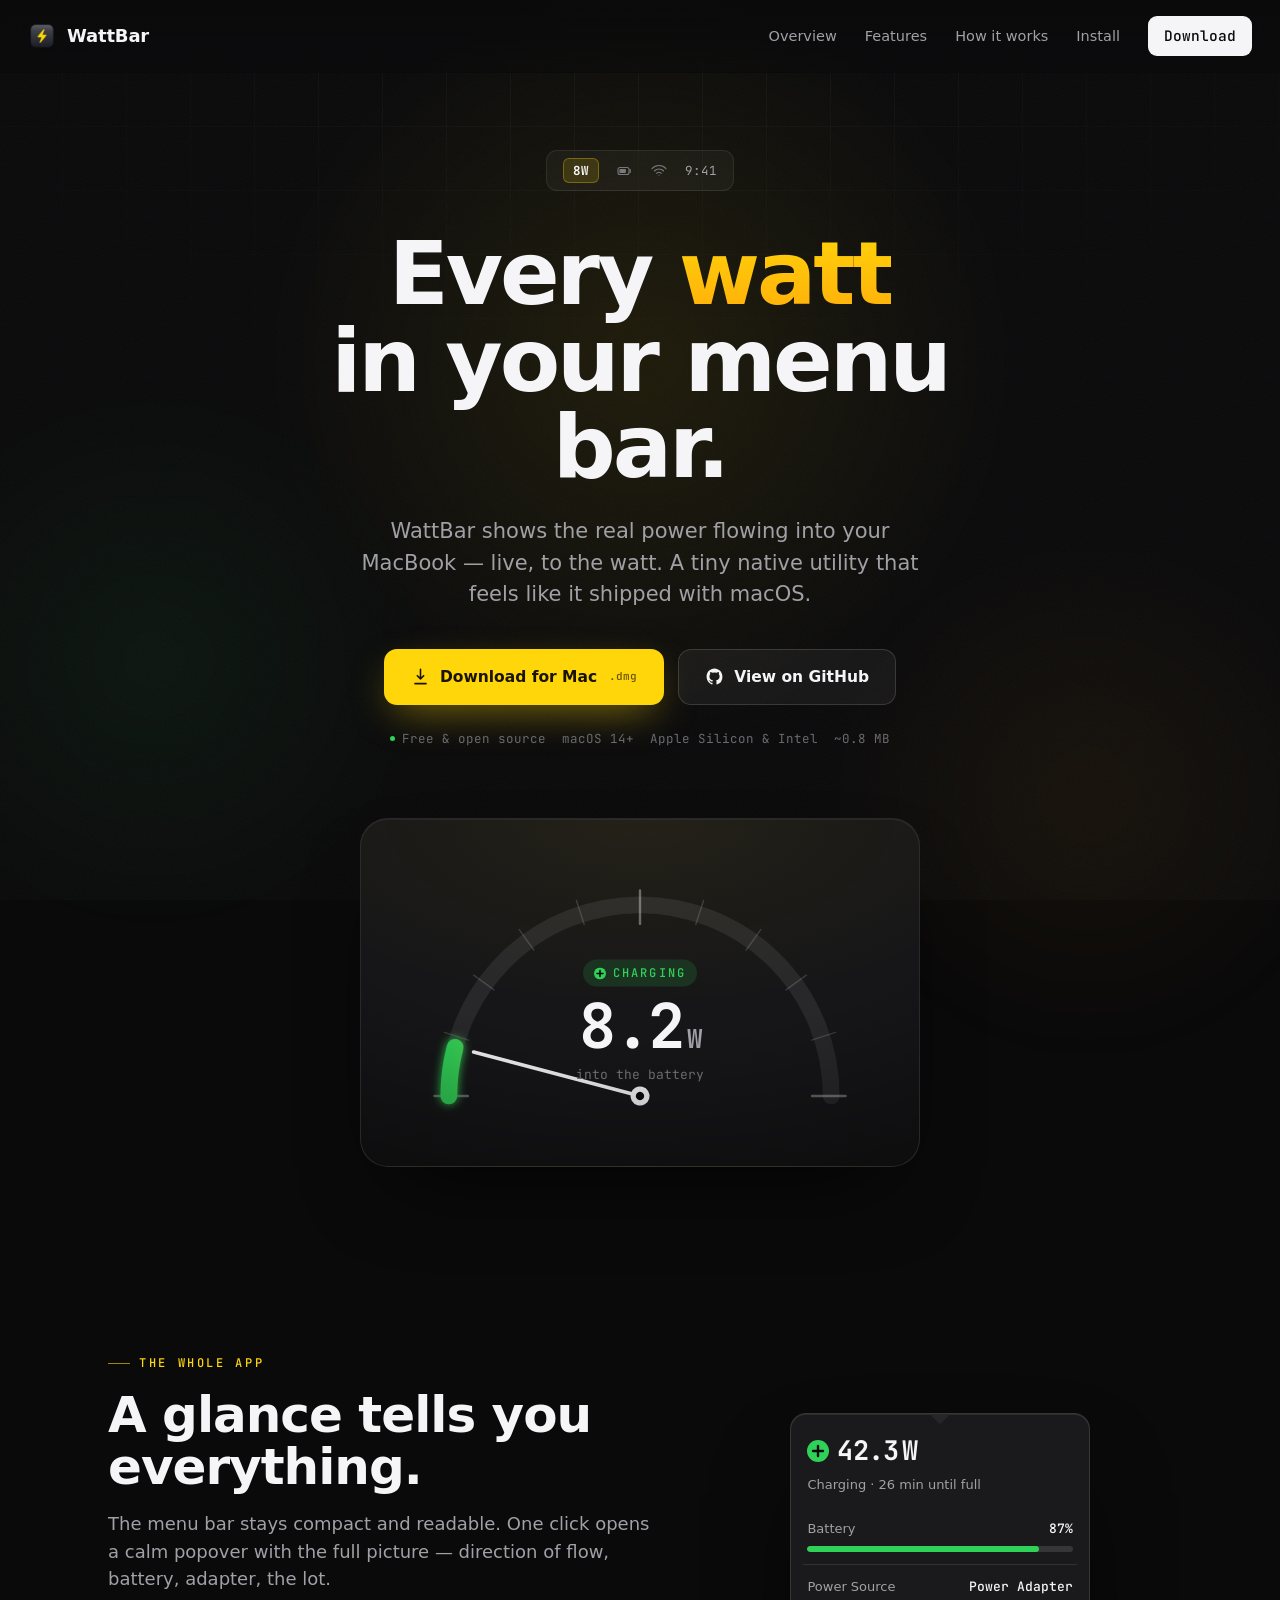
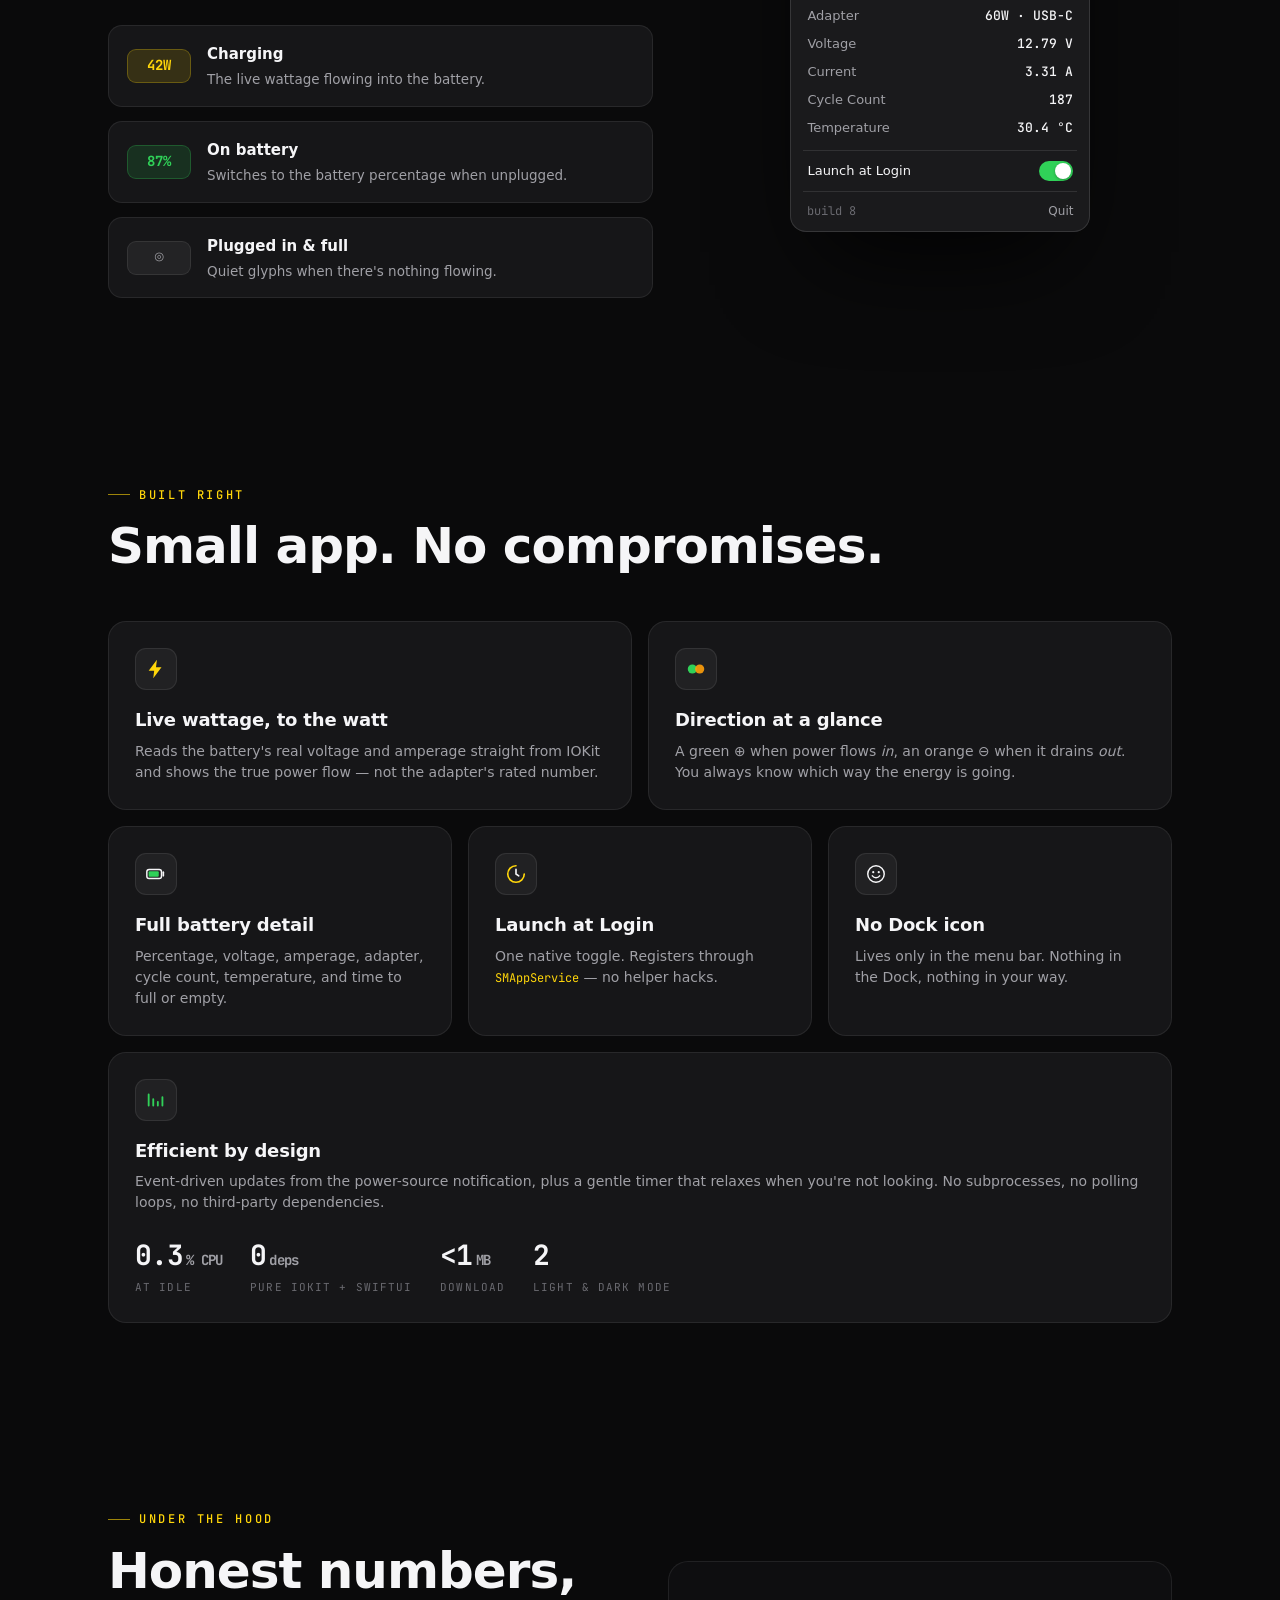
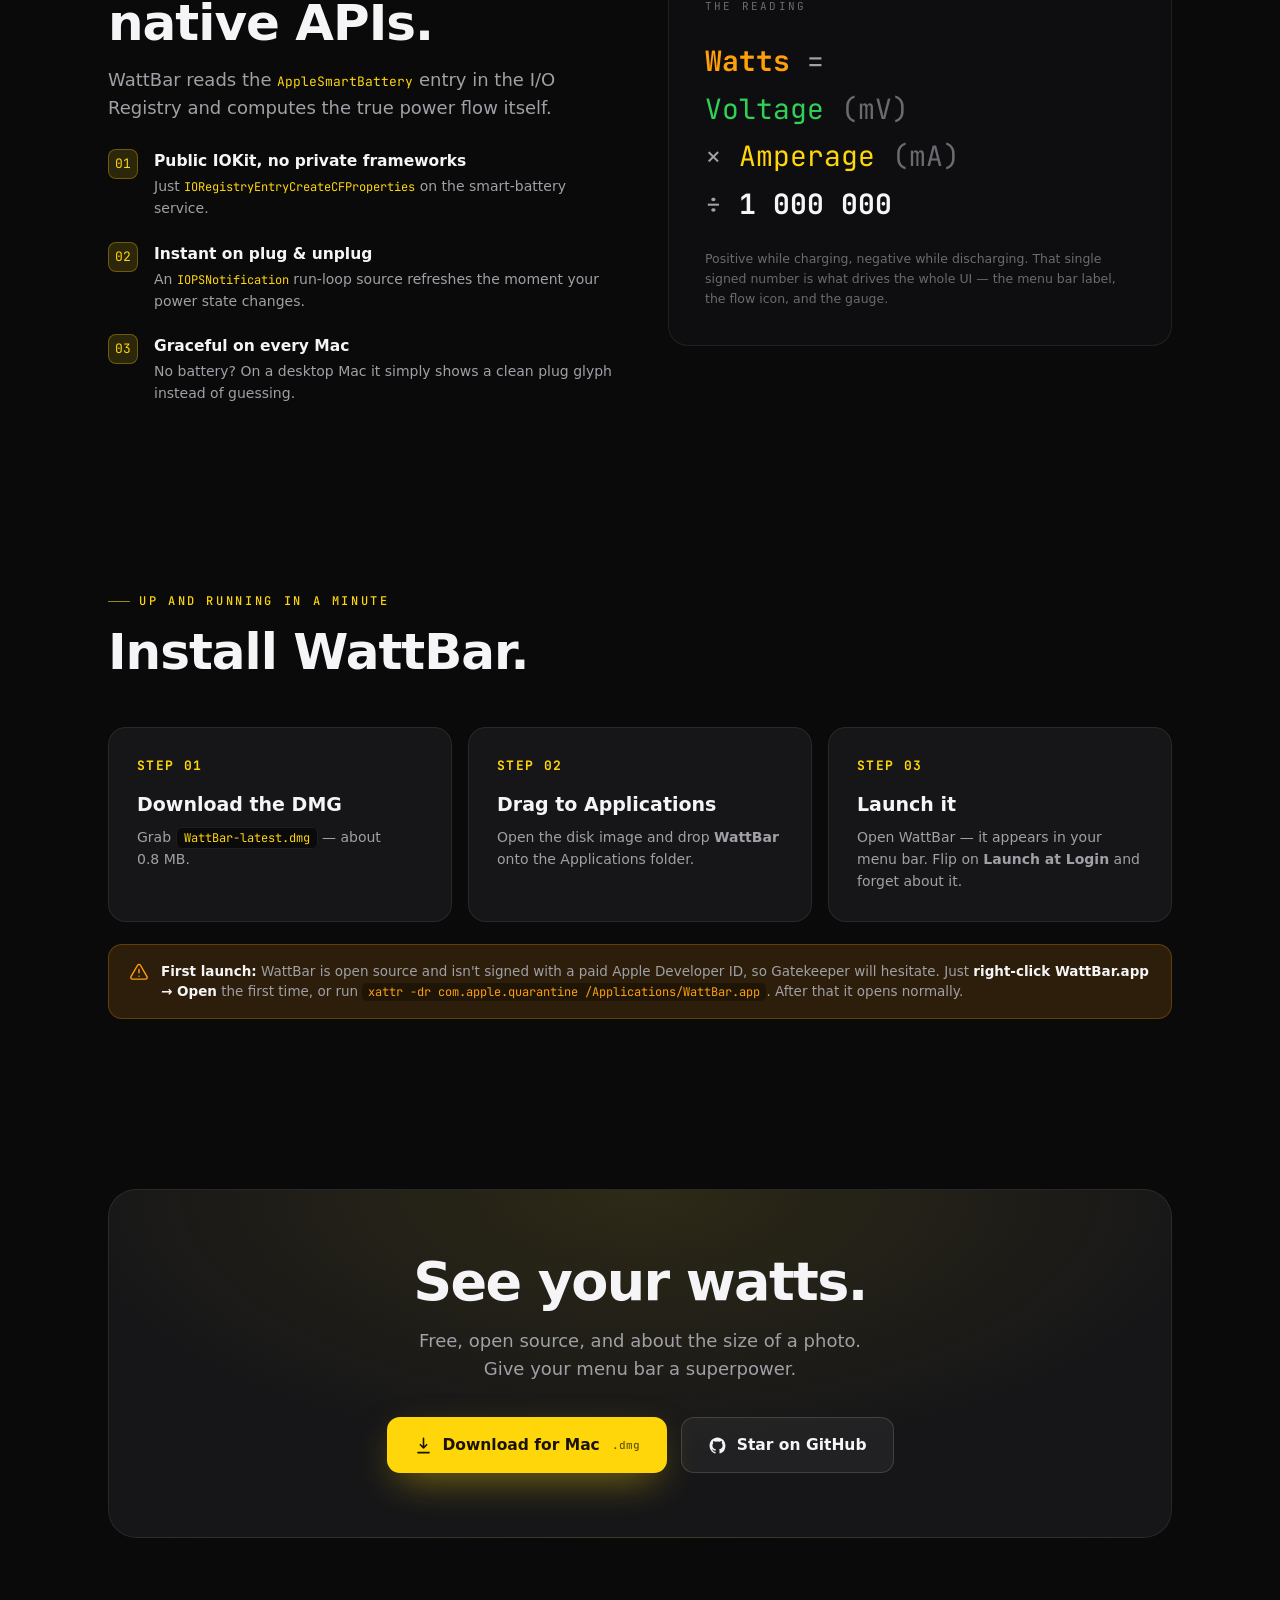
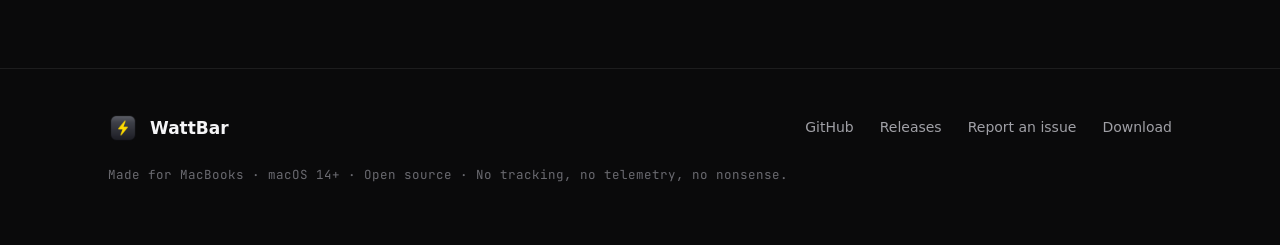
<file: docs/index.html>
<!DOCTYPE html>
<html lang="en">
<head>
<meta charset="UTF-8" />
<meta name="viewport" content="width=device-width, initial-scale=1.0" />
<title>WattBar — see your MacBook's charging power, live in the menu bar</title>
<meta name="description" content="WattBar is a minimal, native macOS menu bar app that shows your MacBook's live charging wattage. Free, open source, no Dock icon, near-zero CPU." />
<meta property="og:title" content="WattBar — live charging wattage in your menu bar" />
<meta property="og:description" content="A minimal, native macOS menu bar app that shows your MacBook's live charging power in watts." />
<meta property="og:type" content="website" />
<meta property="og:url" content="https://wattbar.pm7.dev/" />
<meta property="og:image" content="https://wattbar.pm7.dev/assets/wattbar-icon-512.png" />
<meta name="theme-color" content="#0a0a0b" />
<link rel="canonical" href="https://wattbar.pm7.dev/" />
<link rel="icon" type="image/png" href="assets/wattbar-icon-512.png" />
<link rel="apple-touch-icon" href="assets/wattbar-icon-512.png" />
<link rel="stylesheet" href="styles.css" />
</head>
<body>

<div class="bg-layers">
  <div class="bg-grid"></div>
  <div class="bg-glow"></div>
  <div class="bg-glow green"></div>
  <div class="bg-glow orange"></div>
  <div class="bg-grain"></div>
</div>

<!-- NAV -->
<nav class="nav" id="nav">
  <a class="nav-brand" href="#top" style="text-decoration:none;color:inherit">
    <img src="assets/wattbar-icon.png" alt="WattBar icon" />
    WattBar
  </a>
  <div class="nav-links">
    <a href="#showcase">Overview</a>
    <a href="#features">Features</a>
    <a href="#how">How it works</a>
    <a href="#install">Install</a>
    <a class="nav-cta" href="https://github.com/patrickmast/macOS-WattBar/releases/latest/download/WattBar-latest.dmg">Download</a>
  </div>
</nav>

<!-- HERO -->
<header class="hero" id="top">
  <div class="wrap">

    <div class="menubar-mock reveal in">
      <span class="mb-watt" id="mbWatt">42W</span>
      <!-- faux system icons -->
      <svg width="16" height="14" viewBox="0 0 16 14" fill="none"><rect x="1" y="3.5" width="11" height="7" rx="2" stroke="currentColor" stroke-width="1.1"/><rect x="2.4" y="5" width="6.5" height="4" rx="0.8" fill="currentColor"/><path d="M13.2 5.5v3" stroke="currentColor" stroke-width="1.1" stroke-linecap="round"/></svg>
      <svg width="16" height="14" viewBox="0 0 16 14" fill="none"><path d="M8 11.2 8 11.2M3.4 7a6.4 6.4 0 0 1 9.2 0M1 4.6a9.6 9.6 0 0 1 14 0M5.7 9.3a3.2 3.2 0 0 1 4.6 0" stroke="currentColor" stroke-width="1.1" stroke-linecap="round"/></svg>
      <span style="font-variant-numeric:tabular-nums">9:41</span>
    </div>

    <h1 class="reveal in" data-d="1">
      Every <span class="glow-word">watt</span><br />in your menu bar.
    </h1>
    <p class="hero-sub reveal in" data-d="2">
      WattBar shows the real power flowing into your MacBook — live, to the watt.
      A tiny native utility that feels like it shipped with macOS.
    </p>

    <div class="hero-cta reveal in" data-d="3">
      <a class="btn btn-primary" href="https://github.com/patrickmast/macOS-WattBar/releases/latest/download/WattBar-latest.dmg">
        <svg viewBox="0 0 24 24" fill="none"><path d="M12 3v12m0 0 4-4m-4 4-4-4M5 21h14" stroke="currentColor" stroke-width="2" stroke-linecap="round" stroke-linejoin="round"/></svg>
        Download for Mac <span class="dl-sub">.dmg</span>
      </a>
      <a class="btn btn-ghost" href="https://github.com/patrickmast/macOS-WattBar">
        <svg viewBox="0 0 24 24" fill="currentColor"><path d="M12 2C6.48 2 2 6.58 2 12.25c0 4.53 2.87 8.37 6.84 9.73.5.1.68-.22.68-.49 0-.24-.01-.88-.01-1.73-2.78.62-3.37-1.37-3.37-1.37-.45-1.18-1.11-1.5-1.11-1.5-.91-.64.07-.62.07-.62 1 .07 1.53 1.06 1.53 1.06.9 1.56 2.36 1.11 2.94.85.09-.66.35-1.11.63-1.37-2.22-.26-4.56-1.14-4.56-5.07 0-1.12.39-2.03 1.03-2.75-.1-.26-.45-1.3.1-2.71 0 0 .84-.27 2.75 1.05a9.3 9.3 0 0 1 5 0c1.91-1.32 2.75-1.05 2.75-1.05.55 1.41.2 2.45.1 2.71.64.72 1.03 1.63 1.03 2.75 0 3.94-2.34 4.81-4.57 5.06.36.32.68.94.68 1.9 0 1.37-.01 2.480-.01 2.81 0 .27.18.6.69.49A10.02 10.02 0 0 0 22 12.25C22 6.58 17.52 2 12 2Z"/></svg>
        View on GitHub
      </a>
    </div>

    <div class="hero-meta reveal in" data-d="4">
      <span><span class="dot"></span> Free &amp; open source</span>
      <span>macOS 14+</span>
      <span>Apple Silicon &amp; Intel</span>
      <span id="dmgSize">~0.8 MB</span>
    </div>

    <!-- INSTRUMENT -->
    <div class="instrument reveal" data-d="1">
      <div class="gauge-card">
        <svg class="gauge-svg" viewBox="0 0 400 230" id="gauge">
          <defs>
            <linearGradient id="arcGrad" x1="0" y1="0" x2="1" y2="0">
              <stop offset="0" stop-color="#30d158"/>
              <stop offset="0.6" stop-color="#ffd60a"/>
              <stop offset="1" stop-color="#ff9f0a"/>
            </linearGradient>
            <filter id="glow"><feGaussianBlur stdDeviation="4" result="b"/><feMerge><feMergeNode in="b"/><feMergeNode in="SourceGraphic"/></feMerge></filter>
          </defs>
          <!-- track -->
          <path d="M 40 200 A 160 160 0 0 1 360 200" fill="none"
                stroke="rgba(255,255,255,0.08)" stroke-width="14" stroke-linecap="round"/>
          <!-- ticks drawn by JS -->
          <g id="ticks"></g>
          <!-- value arc -->
          <path id="arc" d="M 40 200 A 160 160 0 0 1 360 200" fill="none"
                stroke="url(#arcGrad)" stroke-width="14" stroke-linecap="round"
                filter="url(#glow)"
                stroke-dasharray="502" stroke-dashoffset="502"/>
          <!-- needle -->
          <g id="needle" transform="rotate(0 200 200)">
            <line x1="200" y1="200" x2="56" y2="200" stroke="var(--ink)" stroke-width="3" stroke-linecap="round"/>
            <circle cx="200" cy="200" r="8" fill="var(--ink)"/>
            <circle cx="200" cy="200" r="3.5" fill="#0a0a0b"/>
          </g>
        </svg>
        <div class="gauge-readout">
          <div class="gauge-flow charging" id="gFlow">
            <svg width="12" height="12" viewBox="0 0 12 12"><circle cx="6" cy="6" r="6" fill="currentColor"/><path d="M6 3v6M3 6h6" stroke="#0a0a0b" stroke-width="1.6" stroke-linecap="round"/></svg>
            <span id="gFlowText">Charging</span>
          </div>
          <span class="gauge-num"><span id="gNum">42.3</span><span class="unit">W</span></span>
          <div class="gauge-caption" id="gCaption">into the battery</div>
        </div>
      </div>
    </div>

  </div>
</header>

<!-- SHOWCASE -->
<section class="showcase" id="showcase">
  <div class="wrap showcase-grid">
    <div>
      <span class="eyebrow reveal">The whole app</span>
      <h2 class="section-title reveal" data-d="1">A glance tells you everything.</h2>
      <p class="section-sub reveal" data-d="2">
        The menu bar stays compact and readable. One click opens a calm popover
        with the full picture — direction of flow, battery, adapter, the lot.
      </p>
      <div class="state-list">
        <div class="state-row reveal" data-d="1">
          <span class="state-chip c">42W</span>
          <div class="st-text"><strong>Charging</strong><p>The live wattage flowing into the battery.</p></div>
        </div>
        <div class="state-row reveal" data-d="2">
          <span class="state-chip b">87%</span>
          <div class="st-text"><strong>On battery</strong><p>Switches to the battery percentage when unplugged.</p></div>
        </div>
        <div class="state-row reveal" data-d="3">
          <span class="state-chip i">◎</span>
          <div class="st-text"><strong>Plugged in &amp; full</strong><p>Quiet glyphs when there's nothing flowing.</p></div>
        </div>
      </div>
    </div>

    <div class="popover-stage reveal" data-d="2">
      <div class="popover">
        <div class="popover-tip"></div>
        <div class="pop-header">
          <div class="pop-watt">
            <svg class="pop-flow-icon" viewBox="0 0 22 22"><circle cx="11" cy="11" r="11" fill="#30d158"/><path d="M11 6v10M6 11h10" stroke="#0a0a0b" stroke-width="2.4" stroke-linecap="round"/></svg>
            <span class="big">42.3&thinsp;W</span>
          </div>
          <div class="pop-status">Charging · 26 min until full</div>
        </div>
        <div class="pop-gauge">
          <div class="pop-gauge-top"><span>Battery</span><span class="pct">87%</span></div>
          <div class="pop-bar"><i></i></div>
        </div>
        <div class="pop-divider"></div>
        <div class="pop-details">
          <div class="pop-row"><span class="k">Power Source</span><span class="v">Power Adapter</span></div>
          <div class="pop-row"><span class="k">Adapter</span><span class="v">60W · USB-C</span></div>
          <div class="pop-row"><span class="k">Voltage</span><span class="v">12.79 V</span></div>
          <div class="pop-row"><span class="k">Current</span><span class="v">3.31 A</span></div>
          <div class="pop-row"><span class="k">Cycle Count</span><span class="v">187</span></div>
          <div class="pop-row"><span class="k">Temperature</span><span class="v">30.4 °C</span></div>
        </div>
        <div class="pop-divider"></div>
        <div class="pop-toggle"><span>Launch at Login</span><span class="pop-switch"></span></div>
        <div class="pop-divider"></div>
        <div class="pop-footer"><span class="build">build 8</span><span class="quit">Quit</span></div>
      </div>
    </div>
  </div>
</section>

<!-- FEATURES -->
<section class="features" id="features">
  <div class="wrap">
    <span class="eyebrow reveal">Built right</span>
    <h2 class="section-title reveal" data-d="1">Small app. No compromises.</h2>

    <div class="bento">
      <div class="cell span-3 reveal" data-d="1">
        <div class="ic"><svg viewBox="0 0 24 24" fill="none"><path d="M13 2 4 14h6l-1 8 9-12h-6l1-8Z" fill="var(--bolt)"/></svg></div>
        <h3>Live wattage, to the watt</h3>
        <p>Reads the battery's real voltage and amperage straight from IOKit and shows the true power flow — not the adapter's rated number.</p>
      </div>
      <div class="cell span-3 reveal" data-d="2">
        <div class="ic"><svg viewBox="0 0 24 24" fill="none"><circle cx="8" cy="12" r="5" fill="var(--in)"/><circle cx="16" cy="12" r="5" fill="var(--out)" opacity="0.9"/></svg></div>
        <h3>Direction at a glance</h3>
        <p>A green ⊕ when power flows <em>in</em>, an orange ⊖ when it drains <em>out</em>. You always know which way the energy is going.</p>
      </div>

      <div class="cell span-2 reveal" data-d="1">
        <div class="ic"><svg viewBox="0 0 24 24" fill="none"><rect x="2" y="7" width="16" height="10" rx="2.5" stroke="var(--ink)" stroke-width="1.6"/><rect x="4" y="9" width="11" height="6" rx="1" fill="var(--in)"/><path d="M20 10v4" stroke="var(--ink)" stroke-width="1.8" stroke-linecap="round"/></svg></div>
        <h3>Full battery detail</h3>
        <p>Percentage, voltage, amperage, adapter, cycle count, temperature, and time to full or empty.</p>
      </div>
      <div class="cell span-2 reveal" data-d="2">
        <div class="ic"><svg viewBox="0 0 24 24" fill="none"><path d="M12 3a9 9 0 1 0 9 9" stroke="var(--bolt)" stroke-width="1.8" stroke-linecap="round"/><path d="M12 7v5l3 2" stroke="var(--ink)" stroke-width="1.8" stroke-linecap="round" stroke-linejoin="round"/></svg></div>
        <h3>Launch at Login</h3>
        <p>One native toggle. Registers through <code style="font-family:var(--font-mono);font-size:12px;color:var(--bolt)">SMAppService</code> — no helper hacks.</p>
      </div>
      <div class="cell span-2 reveal" data-d="3">
        <div class="ic"><svg viewBox="0 0 24 24" fill="none"><circle cx="12" cy="12" r="9" stroke="var(--ink)" stroke-width="1.6"/><path d="M8 14s1.5 2 4 2 4-2 4-2" stroke="var(--ink)" stroke-width="1.6" stroke-linecap="round"/><circle cx="9" cy="10" r="1.2" fill="var(--ink)"/><circle cx="15" cy="10" r="1.2" fill="var(--ink)"/></svg></div>
        <h3>No Dock icon</h3>
        <p>Lives only in the menu bar. Nothing in the Dock, nothing in your way.</p>
      </div>

      <div class="cell span-6 feature-tech reveal" data-d="1">
        <div class="ic"><svg viewBox="0 0 24 24" fill="none"><path d="M4 18V6M9 18v-7M14 18v-4M19 18V9" stroke="var(--in)" stroke-width="2" stroke-linecap="round"/></svg></div>
        <h3>Efficient by design</h3>
        <p>Event-driven updates from the power-source notification, plus a gentle timer that relaxes when you're not looking. No subprocesses, no polling loops, no third-party dependencies.</p>
        <div class="tech-readout">
          <div class="stat"><div class="num" id="cpuStat">0.3<span class="u">% CPU</span></div><div class="lbl">at idle</div></div>
          <div class="stat"><div class="num">0<span class="u">deps</span></div><div class="lbl">pure IOKit + SwiftUI</div></div>
          <div class="stat"><div class="num">&lt;1<span class="u">MB</span></div><div class="lbl">download</div></div>
          <div class="stat"><div class="num">2</div><div class="lbl">light &amp; dark mode</div></div>
        </div>
      </div>
    </div>
  </div>
</section>

<!-- HOW IT WORKS -->
<section class="how" id="how">
  <div class="wrap">
    <div class="how-grid">
      <div>
        <span class="eyebrow reveal">Under the hood</span>
        <h2 class="section-title reveal" data-d="1">Honest numbers, native APIs.</h2>
        <p class="section-sub reveal" data-d="2">
          WattBar reads the <code style="font-family:var(--font-mono);font-size:13px;color:var(--bolt)">AppleSmartBattery</code>
          entry in the I/O Registry and computes the true power flow itself.
        </p>
        <div class="how-points">
          <div class="how-point reveal" data-d="1">
            <span class="n">01</span>
            <div><h4>Public IOKit, no private frameworks</h4><p>Just <code style="font-family:var(--font-mono);font-size:12px;color:var(--bolt)">IORegistryEntryCreateCFProperties</code> on the smart-battery service.</p></div>
          </div>
          <div class="how-point reveal" data-d="2">
            <span class="n">02</span>
            <div><h4>Instant on plug &amp; unplug</h4><p>An <code style="font-family:var(--font-mono);font-size:12px;color:var(--bolt)">IOPSNotification</code> run-loop source refreshes the moment your power state changes.</p></div>
          </div>
          <div class="how-point reveal" data-d="3">
            <span class="n">03</span>
            <div><h4>Graceful on every Mac</h4><p>No battery? On a desktop Mac it simply shows a clean plug glyph instead of guessing.</p></div>
          </div>
        </div>
      </div>
      <div class="formula reveal" data-d="2">
        <div class="lbl">The reading</div>
        <div class="eq">
          <b class="w">Watts</b> =<br />
          <span class="v">Voltage</span><span style="color:var(--ink-3)"> (mV)</span><br />
          × <span class="a">Amperage</span><span style="color:var(--ink-3)"> (mA)</span><br />
          ÷ <b>1&nbsp;000&nbsp;000</b>
        </div>
        <p class="note">
          Positive while charging, negative while discharging. That single signed
          number is what drives the whole UI — the menu bar label, the flow icon,
          and the gauge.
        </p>
      </div>
    </div>
  </div>
</section>

<!-- INSTALL -->
<section class="install" id="install">
  <div class="wrap">
    <span class="eyebrow reveal">Up and running in a minute</span>
    <h2 class="section-title reveal" data-d="1">Install WattBar.</h2>
    <div class="steps">
      <div class="step reveal" data-d="1">
        <div class="sn">STEP 01</div>
        <h4>Download the DMG</h4>
        <p>Grab <code>WattBar-latest.dmg</code> — about 0.8&nbsp;MB.</p>
      </div>
      <div class="step reveal" data-d="2">
        <div class="sn">STEP 02</div>
        <h4>Drag to Applications</h4>
        <p>Open the disk image and drop <strong>WattBar</strong> onto the Applications folder.</p>
      </div>
      <div class="step reveal" data-d="3">
        <div class="sn">STEP 03</div>
        <h4>Launch it</h4>
        <p>Open WattBar — it appears in your menu bar. Flip on <strong>Launch at Login</strong> and forget about it.</p>
      </div>
    </div>
    <div class="gatekeeper reveal" data-d="1">
      <svg width="20" height="20" viewBox="0 0 24 24" fill="none"><path d="M12 9v4m0 4h.01M10.3 3.9 2.4 17.5A2 2 0 0 0 4.1 20.5h15.8a2 2 0 0 0 1.7-3l-7.9-13.6a2 2 0 0 0-3.4 0Z" stroke="var(--out)" stroke-width="1.7" stroke-linecap="round" stroke-linejoin="round"/></svg>
      <div>
        <b>First launch:</b> WattBar is open source and isn't signed with a paid Apple Developer ID, so Gatekeeper will hesitate. Just <b>right-click WattBar.app → Open</b> the first time, or run <code>xattr -dr com.apple.quarantine /Applications/WattBar.app</code>. After that it opens normally.
      </div>
    </div>
  </div>
</section>

<!-- FINAL CTA -->
<section class="final-cta">
  <div class="wrap">
    <div class="final-card reveal">
      <h2>See your watts.</h2>
      <p>Free, open source, and about the size of a photo. Give your menu bar a superpower.</p>
      <div class="hero-cta" style="margin-top:0">
        <a class="btn btn-primary" href="https://github.com/patrickmast/macOS-WattBar/releases/latest/download/WattBar-latest.dmg">
          <svg viewBox="0 0 24 24" fill="none"><path d="M12 3v12m0 0 4-4m-4 4-4-4M5 21h14" stroke="currentColor" stroke-width="2" stroke-linecap="round" stroke-linejoin="round"/></svg>
          Download for Mac <span class="dl-sub">.dmg</span>
        </a>
        <a class="btn btn-ghost" href="https://github.com/patrickmast/macOS-WattBar">
          <svg viewBox="0 0 24 24" fill="currentColor"><path d="M12 2C6.48 2 2 6.58 2 12.25c0 4.53 2.87 8.37 6.84 9.73.5.1.68-.22.68-.49 0-.24-.01-.88-.01-1.73-2.78.62-3.37-1.37-3.37-1.37-.45-1.18-1.11-1.5-1.11-1.5-.91-.64.07-.62.07-.62 1 .07 1.53 1.06 1.53 1.06.9 1.56 2.36 1.11 2.94.85.09-.66.35-1.11.63-1.37-2.22-.26-4.56-1.14-4.56-5.07 0-1.12.39-2.03 1.03-2.75-.1-.26-.45-1.3.1-2.71 0 0 .84-.27 2.75 1.05a9.3 9.3 0 0 1 5 0c1.91-1.32 2.75-1.05 2.75-1.05.55 1.41.2 2.45.1 2.71.64.72 1.03 1.63 1.03 2.75 0 3.94-2.34 4.81-4.57 5.06.36.32.68.94.68 1.9 0 1.37-.01 2.48-.01 2.81 0 .27.18.6.69.49A10.02 10.02 0 0 0 22 12.25C22 6.58 17.52 2 12 2Z"/></svg>
          Star on GitHub
        </a>
      </div>
    </div>
  </div>
</section>

<!-- FOOTER -->
<footer>
  <div class="wrap">
    <div class="foot-grid">
      <div class="foot-brand">
        <img src="assets/wattbar-icon.png" alt="WattBar" /> WattBar
      </div>
      <div class="foot-links">
        <a href="https://github.com/patrickmast/macOS-WattBar">GitHub</a>
        <a href="https://github.com/patrickmast/macOS-WattBar/releases">Releases</a>
        <a href="https://github.com/patrickmast/macOS-WattBar/issues">Report an issue</a>
        <a href="https://github.com/patrickmast/macOS-WattBar/releases/latest/download/WattBar-latest.dmg">Download</a>
      </div>
    </div>
    <p class="foot-meta">
      Made for MacBooks · macOS 14+ · Open source · No tracking, no telemetry, no nonsense.
    </p>
  </div>
</footer>

<script src="app.js"></script>
</body>
</html>
</file>
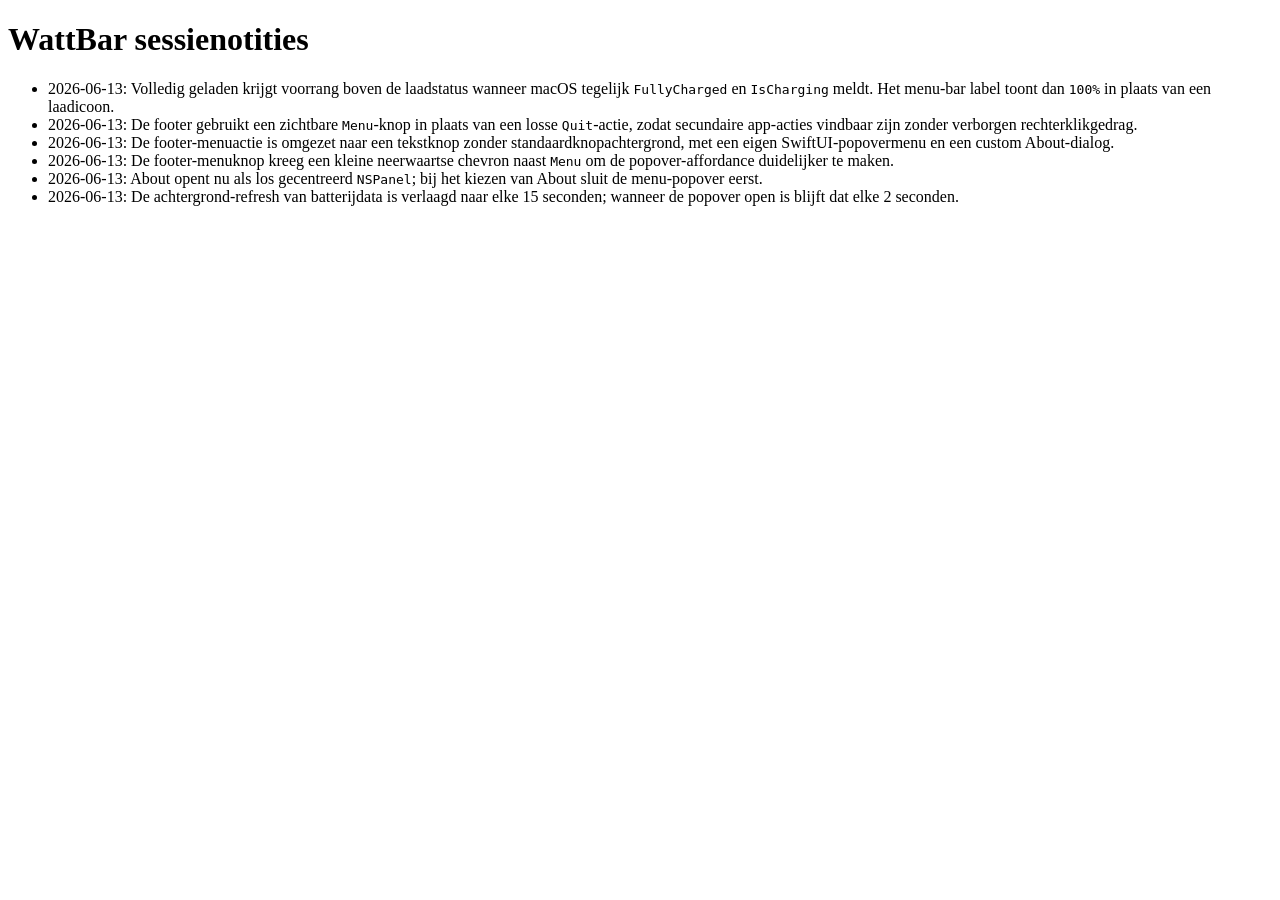
<file: notes/Start.html>
<!doctype html>
<html lang="nl">
<head>
  <meta charset="utf-8">
  <title>WattBar sessienotities</title>
</head>
<body>
  <h1>WattBar sessienotities</h1>
  <ul>
    <li>2026-06-13: Volledig geladen krijgt voorrang boven de laadstatus wanneer macOS tegelijk <code>FullyCharged</code> en <code>IsCharging</code> meldt. Het menu-bar label toont dan <code>100%</code> in plaats van een laadicoon.</li>
    <li>2026-06-13: De footer gebruikt een zichtbare <code>Menu</code>-knop in plaats van een losse <code>Quit</code>-actie, zodat secundaire app-acties vindbaar zijn zonder verborgen rechterklikgedrag.</li>
    <li>2026-06-13: De footer-menuactie is omgezet naar een tekstknop zonder standaardknopachtergrond, met een eigen SwiftUI-popovermenu en een custom About-dialog.</li>
    <li>2026-06-13: De footer-menuknop kreeg een kleine neerwaartse chevron naast <code>Menu</code> om de popover-affordance duidelijker te maken.</li>
    <li>2026-06-13: About opent nu als los gecentreerd <code>NSPanel</code>; bij het kiezen van About sluit de menu-popover eerst.</li>
    <li>2026-06-13: De achtergrond-refresh van batterijdata is verlaagd naar elke 15 seconden; wanneer de popover open is blijft dat elke 2 seconden.</li>
  </ul>
</body>
</html>
</file>
<file: docs/styles.css>
/* ======================================================================
   WattBar — landing page
   Aesthetic: precision instrument / electric dark.
   ====================================================================== */

@import url('https://api.fontshare.com/v2/css?f[]=clash-display@500,600,700&f[]=satoshi@400,500,700&display=swap');
@import url('https://fonts.googleapis.com/css2?family=JetBrains+Mono:wght@400;500;700&display=swap');

:root {
  /* surfaces */
  --bg:        #0a0a0b;
  --bg-2:      #0e0e10;
  --surface:   #161618;
  --surface-2: #1d1d20;
  --line:      rgba(255, 255, 255, 0.08);
  --line-2:    rgba(255, 255, 255, 0.14);

  /* ink */
  --ink:       #f5f5f7;
  --ink-2:     #a0a0a6;
  --ink-3:     #6a6a70;

  /* accents — pulled straight from the app */
  --bolt:      #ffd60a;   /* app icon bolt */
  --in:        #30d158;   /* charging / power in  (green ⊕) */
  --out:       #ff9f0a;   /* discharging / power out (orange ⊖) */
  --in-soft:   rgba(48, 209, 88, 0.14);
  --out-soft:  rgba(255, 159, 10, 0.14);
  --bolt-soft: rgba(255, 214, 10, 0.14);

  --font-display: 'Clash Display', system-ui, sans-serif;
  --font-body:    'Satoshi', system-ui, sans-serif;
  --font-mono:    'JetBrains Mono', ui-monospace, monospace;

  --maxw: 1120px;
  --ease: cubic-bezier(0.22, 1, 0.36, 1);
}

* { margin: 0; padding: 0; box-sizing: border-box; }

html { scroll-behavior: smooth; }

body {
  font-family: var(--font-body);
  background: var(--bg);
  color: var(--ink);
  line-height: 1.55;
  -webkit-font-smoothing: antialiased;
  overflow-x: hidden;
  position: relative;
}

/* ---- atmospheric background layers ---- */
.bg-layers { position: fixed; inset: 0; z-index: -1; pointer-events: none; }

.bg-grid {
  position: absolute; inset: -2px;
  background-image:
    linear-gradient(var(--line) 1px, transparent 1px),
    linear-gradient(90deg, var(--line) 1px, transparent 1px);
  background-size: 64px 64px;
  mask-image: radial-gradient(ellipse 90% 60% at 50% 0%, #000 0%, transparent 75%);
  opacity: 0.5;
}

.bg-glow {
  position: absolute; left: 50%; top: -10%;
  width: 900px; height: 900px; transform: translateX(-50%);
  background: radial-gradient(circle, var(--bolt-soft) 0%, transparent 60%);
  filter: blur(20px);
  opacity: 0.6;
}
.bg-glow.green { left: 12%; top: 40%; width: 600px; height: 600px;
  background: radial-gradient(circle, rgba(48,209,88,0.10) 0%, transparent 65%); }
.bg-glow.orange { left: 85%; top: 55%; width: 600px; height: 600px;
  background: radial-gradient(circle, rgba(255,159,10,0.09) 0%, transparent 65%); }

.bg-grain {
  position: absolute; inset: 0; opacity: 0.035; mix-blend-mode: overlay;
  background-image: url("data:image/svg+xml,%3Csvg xmlns='http://www.w3.org/2000/svg' width='160' height='160'%3E%3Cfilter id='n'%3E%3CfeTurbulence type='fractalNoise' baseFrequency='0.8' numOctaves='3'/%3E%3C/filter%3E%3Crect width='100%25' height='100%25' filter='url(%23n)'/%3E%3C/svg%3E");
}

/* ---- shared layout ---- */
.wrap { width: 100%; max-width: var(--maxw); margin: 0 auto; padding: 0 28px; }

.eyebrow {
  font-family: var(--font-mono);
  font-size: 12px; font-weight: 500;
  letter-spacing: 0.22em; text-transform: uppercase;
  color: var(--bolt);
  display: inline-flex; align-items: center; gap: 9px;
}
.eyebrow::before {
  content: ''; width: 22px; height: 1px; background: var(--bolt); opacity: 0.6;
}

h2.section-title {
  font-family: var(--font-display);
  font-weight: 600; font-size: clamp(30px, 4.5vw, 50px);
  letter-spacing: -0.02em; line-height: 1.05; margin-top: 16px;
}
.section-sub {
  color: var(--ink-2); font-size: 18px; max-width: 560px; margin-top: 16px;
}

/* ====================================================================== */
/* NAV                                                                    */
/* ====================================================================== */
.nav {
  position: fixed; top: 0; left: 0; right: 0; z-index: 50;
  display: flex; align-items: center; justify-content: space-between;
  padding: 16px 28px;
  backdrop-filter: blur(14px) saturate(150%);
  background: linear-gradient(180deg, rgba(10,10,11,0.85), rgba(10,10,11,0.4));
  border-bottom: 1px solid transparent;
  transition: border-color 0.4s var(--ease), background 0.4s var(--ease);
}
.nav.scrolled { border-color: var(--line); background: rgba(10,10,11,0.82); }
.nav-brand { display: flex; align-items: center; gap: 11px; font-family: var(--font-display);
  font-weight: 600; font-size: 18px; letter-spacing: -0.01em; }
.nav-brand img { width: 28px; height: 28px; border-radius: 7px; }
.nav-links { display: flex; align-items: center; gap: 28px; }
.nav-links a { color: var(--ink-2); text-decoration: none; font-size: 14.5px; font-weight: 500;
  transition: color 0.2s; }
.nav-links a:hover { color: var(--ink); }
.nav-cta {
  font-family: var(--font-mono); font-size: 13px; font-weight: 500;
  padding: 9px 16px; border-radius: 9px;
  background: var(--ink); color: #0a0a0b !important; }
.nav-cta:hover { background: #fff; }
@media (max-width: 720px) { .nav-links a:not(.nav-cta) { display: none; } }

/* ====================================================================== */
/* HERO                                                                   */
/* ====================================================================== */
.hero { padding: 150px 0 90px; text-align: center; position: relative; }

/* faux menu bar floating at the top of the hero */
.menubar-mock {
  display: inline-flex; align-items: center; gap: 18px;
  font-family: var(--font-mono); font-size: 12.5px; color: var(--ink-2);
  padding: 7px 16px; border-radius: 11px;
  background: rgba(255,255,255,0.04); border: 1px solid var(--line);
  margin-bottom: 40px;
}
.menubar-mock .mb-watt {
  color: var(--ink); font-weight: 700;
  padding: 2px 9px; border-radius: 6px;
  background: var(--bolt-soft); border: 1px solid rgba(255,214,10,0.3);
  position: relative;
}
.menubar-mock svg { display: block; opacity: 0.7; }

.hero h1 {
  font-family: var(--font-display); font-weight: 600;
  font-size: clamp(44px, 7vw, 88px); line-height: 0.98;
  letter-spacing: -0.035em; margin: 0 auto; max-width: 12ch;
}
.hero h1 .glow-word {
  background: linear-gradient(180deg, var(--bolt), #ff9f0a 130%);
  -webkit-background-clip: text; background-clip: text; color: transparent;
}
.hero-sub {
  color: var(--ink-2); font-size: clamp(17px, 2.2vw, 21px);
  max-width: 600px; margin: 26px auto 0; line-height: 1.5;
}

.hero-cta { display: flex; gap: 14px; justify-content: center; flex-wrap: wrap; margin-top: 38px; }

.btn {
  font-family: var(--font-body); font-weight: 700; font-size: 15.5px;
  display: inline-flex; align-items: center; gap: 10px;
  padding: 15px 26px; border-radius: 13px; text-decoration: none;
  border: 1px solid transparent; cursor: pointer;
  transition: transform 0.25s var(--ease), box-shadow 0.3s var(--ease), background 0.25s;
}
.btn svg { width: 19px; height: 19px; }
.btn-primary {
  background: var(--bolt); color: #1a1300;
  box-shadow: 0 0 0 0 rgba(255,214,10,0.5), 0 14px 40px -12px rgba(255,214,10,0.55);
}
.btn-primary:hover { transform: translateY(-2px);
  box-shadow: 0 0 36px -4px rgba(255,214,10,0.55), 0 18px 50px -14px rgba(255,214,10,0.7); }
.btn-primary .dl-sub { font-family: var(--font-mono); font-size: 11px; font-weight: 500;
  opacity: 0.65; margin-left: 2px; }
.btn-ghost {
  background: rgba(255,255,255,0.05); color: var(--ink); border-color: var(--line-2);
}
.btn-ghost:hover { background: rgba(255,255,255,0.1); transform: translateY(-2px); }

.hero-meta {
  margin-top: 24px; font-family: var(--font-mono); font-size: 12.5px;
  color: var(--ink-3); display: flex; gap: 16px; justify-content: center; flex-wrap: wrap;
}
.hero-meta span { display: inline-flex; align-items: center; gap: 7px; }
.hero-meta .dot { width: 5px; height: 5px; border-radius: 50%; background: var(--in); }

/* ---- the instrument: animated power gauge ---- */
.instrument {
  margin: 70px auto 0; max-width: 560px; position: relative;
}
.gauge-card {
  position: relative; border-radius: 28px; padding: 38px 40px 34px;
  background:
    radial-gradient(120% 90% at 50% 0%, rgba(255,214,10,0.06), transparent 60%),
    var(--surface);
  border: 1px solid var(--line);
  box-shadow: 0 40px 90px -40px rgba(0,0,0,0.9), inset 0 1px 0 rgba(255,255,255,0.05);
  overflow: hidden;
}
.gauge-card::before {
  content: ''; position: absolute; inset: 0;
  background: radial-gradient(120% 120% at 50% -10%, transparent 60%, rgba(0,0,0,0.4));
  pointer-events: none;
}
.gauge-svg { width: 100%; height: auto; display: block; overflow: visible; }
.gauge-readout {
  position: absolute; left: 0; right: 0; top: 50%; transform: translateY(-26%);
  text-align: center; pointer-events: none;
}
.gauge-flow {
  font-family: var(--font-mono); font-size: 12px; letter-spacing: 0.18em;
  text-transform: uppercase; font-weight: 500;
  display: inline-flex; align-items: center; gap: 7px;
  padding: 4px 11px; border-radius: 20px; margin-bottom: 8px;
}
.gauge-flow.charging { color: var(--in); background: var(--in-soft); }
.gauge-flow.draining { color: var(--out); background: var(--out-soft); }
.gauge-num {
  font-family: var(--font-mono); font-weight: 700;
  font-size: 62px; line-height: 1; letter-spacing: -0.04em;
  color: var(--ink); display: block;
  font-variant-numeric: tabular-nums;
}
.gauge-num .unit { font-size: 26px; color: var(--ink-2); margin-left: 4px; }
.gauge-caption { color: var(--ink-3); font-size: 13px; margin-top: 8px;
  font-family: var(--font-mono); }

/* ====================================================================== */
/* SHOWCASE — real popover mockup                                         */
/* ====================================================================== */
.showcase { padding: 90px 0; }
.showcase-grid {
  display: grid; grid-template-columns: 1fr 0.85fr; gap: 56px; align-items: center;
}
@media (max-width: 860px) { .showcase-grid { grid-template-columns: 1fr; gap: 44px; } }

.state-list { display: flex; flex-direction: column; gap: 14px; margin-top: 32px; }
.state-row {
  display: flex; align-items: center; gap: 16px;
  padding: 16px 18px; border-radius: 14px;
  background: var(--surface); border: 1px solid var(--line);
  transition: border-color 0.3s, transform 0.3s var(--ease);
}
.state-row:hover { border-color: var(--line-2); transform: translateX(4px); }
.state-chip {
  font-family: var(--font-mono); font-weight: 700; font-size: 14px;
  min-width: 64px; height: 34px; padding: 0 12px; border-radius: 9px;
  display: inline-flex; align-items: center; justify-content: center; white-space: nowrap;
}
.state-chip.c { background: var(--bolt-soft); color: var(--bolt); border: 1px solid rgba(255,214,10,0.25); }
.state-chip.b { background: var(--in-soft); color: var(--in); border: 1px solid rgba(48,209,88,0.25); }
.state-chip.i { background: rgba(255,255,255,0.06); color: var(--ink-2); border: 1px solid var(--line); }
.state-row .st-text strong { font-weight: 700; font-size: 15px; }
.state-row .st-text p { color: var(--ink-2); font-size: 13.5px; margin-top: 2px; }

/* the popover — pixel-faithful to the SwiftUI view */
.popover-stage { display: flex; justify-content: center; position: relative; }
.popover {
  width: 300px; border-radius: 16px; overflow: hidden;
  background: rgba(30,30,32,0.86);
  backdrop-filter: blur(40px) saturate(160%);
  border: 1px solid rgba(255,255,255,0.12);
  box-shadow: 0 50px 100px -30px rgba(0,0,0,0.85), inset 0 1px 0 rgba(255,255,255,0.08);
  font-size: 13px;
}
.pop-header { padding: 16px 16px 12px; }
.pop-watt { display: flex; align-items: center; gap: 8px; }
.pop-flow-icon { width: 22px; height: 22px; flex: 0 0 auto; }
.pop-watt .big {
  font-family: var(--font-mono); font-weight: 700; font-size: 27px;
  letter-spacing: -0.03em; color: var(--ink); font-variant-numeric: tabular-nums;
}
.pop-status { color: var(--ink-2); font-size: 13px; margin-top: 3px; }
.pop-divider { height: 1px; background: rgba(255,255,255,0.1); margin: 0 12px; }
.pop-gauge { padding: 12px 16px; }
.pop-gauge-top { display: flex; justify-content: space-between; align-items: baseline;
  color: var(--ink-2); margin-bottom: 7px; }
.pop-gauge-top .pct { color: var(--ink); font-weight: 500; font-family: var(--font-mono); }
.pop-bar { height: 6px; border-radius: 3px; background: rgba(255,255,255,0.12); overflow: hidden; }
.pop-bar i { display: block; height: 100%; border-radius: 3px;
  background: var(--in); width: 87%; }
.pop-details { padding: 12px 16px; display: flex; flex-direction: column; gap: 8px; }
.pop-row { display: flex; justify-content: space-between; align-items: baseline; }
.pop-row .k { color: var(--ink-2); }
.pop-row .v { color: var(--ink); font-weight: 500; font-family: var(--font-mono);
  font-variant-numeric: tabular-nums; }
.pop-toggle { padding: 10px 16px; display: flex; align-items: center; justify-content: space-between; }
.pop-switch { width: 34px; height: 20px; border-radius: 20px; background: var(--in);
  position: relative; flex: 0 0 auto; }
.pop-switch::after { content: ''; position: absolute; top: 2px; right: 2px;
  width: 16px; height: 16px; border-radius: 50%; background: #fff;
  box-shadow: 0 1px 3px rgba(0,0,0,0.3); }
.pop-footer { padding: 10px 16px; display: flex; align-items: center; justify-content: space-between;
  font-size: 12px; }
.pop-footer .build { color: var(--ink-3); font-family: var(--font-mono); }
.pop-footer .quit { color: var(--ink-2); font-weight: 500; }
.popover-tip {
  position: absolute; top: -9px; left: 50%; transform: translateX(-50%) rotate(45deg);
  width: 16px; height: 16px; background: rgba(40,40,42,0.9);
  border-left: 1px solid rgba(255,255,255,0.12); border-top: 1px solid rgba(255,255,255,0.12);
}

/* ====================================================================== */
/* FEATURES — bento                                                       */
/* ====================================================================== */
.features { padding: 90px 0; }
.bento {
  display: grid; grid-template-columns: repeat(6, 1fr); gap: 16px; margin-top: 48px;
}
.cell {
  background: var(--surface); border: 1px solid var(--line); border-radius: 18px;
  padding: 26px; position: relative; overflow: hidden;
  transition: border-color 0.35s var(--ease), transform 0.35s var(--ease), background 0.35s;
}
.cell:hover { border-color: var(--line-2); transform: translateY(-3px); background: var(--surface-2); }
.cell .ic {
  width: 42px; height: 42px; border-radius: 11px; display: grid; place-items: center;
  background: rgba(255,255,255,0.05); border: 1px solid var(--line); margin-bottom: 16px;
}
.cell .ic svg { width: 22px; height: 22px; }
.cell h3 { font-family: var(--font-display); font-weight: 600; font-size: 18px;
  letter-spacing: -0.01em; margin-bottom: 7px; }
.cell p { color: var(--ink-2); font-size: 14px; line-height: 1.5; }
.cell.span-3 { grid-column: span 3; }
.cell.span-2 { grid-column: span 2; }
.cell.span-6 { grid-column: span 6; }
@media (max-width: 860px) {
  .cell.span-3, .cell.span-2 { grid-column: span 3; }
}
@media (max-width: 560px) {
  .bento { grid-template-columns: 1fr; }
  .cell.span-3, .cell.span-2, .cell.span-6 { grid-column: span 1; }
}

/* the "near-zero CPU" feature gets a live readout flourish */
.cell.feature-tech { display: flex; flex-direction: column; }
.tech-readout {
  margin-top: auto; padding-top: 20px; font-family: var(--font-mono);
  display: flex; gap: 28px; flex-wrap: wrap;
}
.tech-readout .stat { }
.tech-readout .num { font-size: 28px; font-weight: 700; color: var(--ink);
  letter-spacing: -0.03em; }
.tech-readout .num .u { font-size: 14px; color: var(--ink-2); margin-left: 3px; }
.tech-readout .lbl { font-size: 11px; color: var(--ink-3); letter-spacing: 0.1em;
  text-transform: uppercase; margin-top: 2px; }

/* ====================================================================== */
/* HOW IT WORKS                                                           */
/* ====================================================================== */
.how { padding: 90px 0; }
.how-grid { display: grid; grid-template-columns: 1fr 1fr; gap: 56px; align-items: center; }
@media (max-width: 860px) { .how-grid { grid-template-columns: 1fr; gap: 36px; } }
.formula {
  background: var(--bg-2); border: 1px solid var(--line); border-radius: 20px;
  padding: 36px; font-family: var(--font-mono);
}
.formula .lbl { font-size: 11px; letter-spacing: 0.2em; text-transform: uppercase;
  color: var(--ink-3); margin-bottom: 22px; }
.formula .eq { font-size: clamp(20px, 3vw, 28px); line-height: 1.7; color: var(--ink-2); }
.formula .eq b { color: var(--ink); font-weight: 700; }
.formula .eq .v { color: var(--in); }
.formula .eq .a { color: var(--bolt); }
.formula .eq .w { color: var(--out); }
.formula .note { color: var(--ink-3); font-size: 12.5px; margin-top: 22px; line-height: 1.6;
  font-family: var(--font-body); }
.how-points { display: flex; flex-direction: column; gap: 22px; margin-top: 28px; }
.how-point { display: flex; gap: 16px; }
.how-point .n { font-family: var(--font-mono); font-size: 13px; color: var(--bolt);
  border: 1px solid rgba(255,214,10,0.3); border-radius: 8px; width: 30px; height: 30px;
  display: grid; place-items: center; flex: 0 0 auto; background: var(--bolt-soft); }
.how-point h4 { font-size: 15.5px; font-weight: 700; margin-bottom: 3px; }
.how-point p { color: var(--ink-2); font-size: 14px; }

/* ====================================================================== */
/* INSTALL                                                                */
/* ====================================================================== */
.install { padding: 90px 0; }
.steps { display: grid; grid-template-columns: repeat(3, 1fr); gap: 16px; margin-top: 48px; }
@media (max-width: 720px) { .steps { grid-template-columns: 1fr; } }
.step {
  background: var(--surface); border: 1px solid var(--line); border-radius: 18px; padding: 28px;
}
.step .sn { font-family: var(--font-mono); font-size: 13px; color: var(--bolt); font-weight: 700;
  letter-spacing: 0.1em; }
.step h4 { font-family: var(--font-display); font-weight: 600; font-size: 19px; margin: 14px 0 8px; }
.step p { color: var(--ink-2); font-size: 14px; line-height: 1.55; }
.step code { font-family: var(--font-mono); font-size: 12px; background: var(--bg);
  padding: 2px 7px; border-radius: 6px; border: 1px solid var(--line); color: var(--bolt);
  word-break: break-all; }
.gatekeeper {
  margin-top: 22px; padding: 16px 20px; border-radius: 14px;
  background: var(--out-soft); border: 1px solid rgba(255,159,10,0.25);
  font-size: 13.5px; color: var(--ink-2); display: flex; gap: 12px; align-items: flex-start;
}
.gatekeeper svg { flex: 0 0 auto; margin-top: 1px; }
.gatekeeper b { color: var(--ink); }
.gatekeeper code { font-family: var(--font-mono); font-size: 12px; color: var(--out);
  background: rgba(0,0,0,0.3); padding: 1px 6px; border-radius: 5px; }

/* ====================================================================== */
/* CTA + FOOTER                                                           */
/* ====================================================================== */
.final-cta { padding: 80px 0 90px; text-align: center; }
.final-card {
  border-radius: 28px; padding: 64px 40px;
  background:
    radial-gradient(100% 140% at 50% 0%, rgba(255,214,10,0.1), transparent 55%),
    var(--surface);
  border: 1px solid var(--line); position: relative; overflow: hidden;
}
.final-card h2 { font-family: var(--font-display); font-weight: 600;
  font-size: clamp(32px, 5vw, 54px); letter-spacing: -0.03em; line-height: 1.02; }
.final-card p { color: var(--ink-2); font-size: 18px; margin: 18px auto 34px; max-width: 480px; }

footer {
  border-top: 1px solid var(--line); padding: 44px 0 60px; margin-top: 40px;
}
.foot-grid { display: flex; align-items: center; justify-content: space-between; flex-wrap: wrap; gap: 22px; }
.foot-brand { display: flex; align-items: center; gap: 12px; font-family: var(--font-display);
  font-weight: 600; font-size: 17px; }
.foot-brand img { width: 30px; height: 30px; border-radius: 8px; }
.foot-links { display: flex; gap: 26px; }
.foot-links a { color: var(--ink-2); text-decoration: none; font-size: 14px; transition: color 0.2s; }
.foot-links a:hover { color: var(--ink); }
.foot-meta { color: var(--ink-3); font-size: 12.5px; font-family: var(--font-mono); margin-top: 22px; }

/* ====================================================================== */
/* scroll reveal                                                          */
/* ====================================================================== */
.reveal { opacity: 0; transform: translateY(26px); transition: opacity 0.8s var(--ease), transform 0.8s var(--ease); }
.reveal.in { opacity: 1; transform: none; }
.reveal[data-d="1"] { transition-delay: 0.08s; }
.reveal[data-d="2"] { transition-delay: 0.16s; }
.reveal[data-d="3"] { transition-delay: 0.24s; }
.reveal[data-d="4"] { transition-delay: 0.32s; }

@media (prefers-reduced-motion: reduce) {
  * { animation: none !important; transition: none !important; }
  .reveal { opacity: 1; transform: none; }
}
</file>
